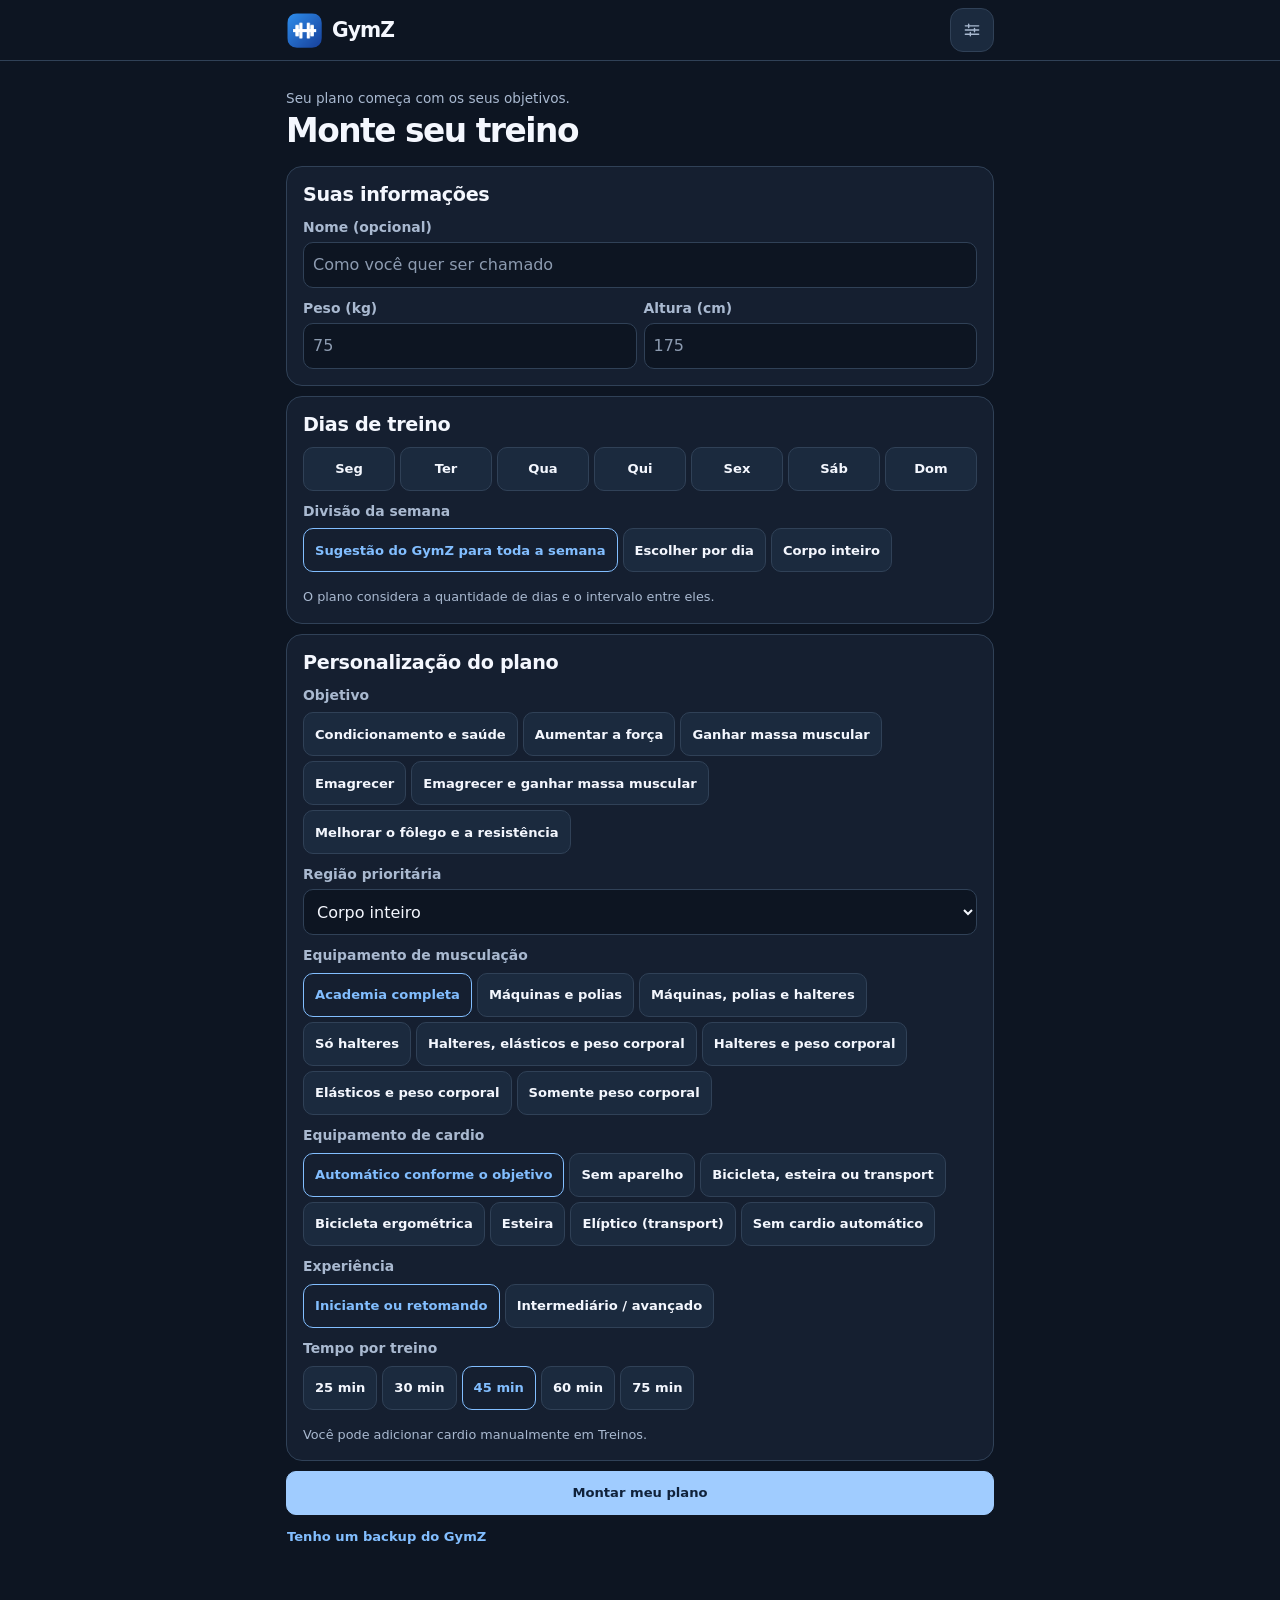
<file: index.html>
<!doctype html>
<html lang="pt-BR">
<head>
  <meta charset="utf-8">
  <meta http-equiv="Content-Security-Policy" content="default-src 'self'; base-uri 'self'; object-src 'none'; form-action 'none'; script-src 'self' 'wasm-unsafe-eval'; style-src 'self' 'unsafe-inline'; img-src 'self' data:">
  <base href="./">
  <meta name="viewport" content="width=device-width, initial-scale=1, viewport-fit=cover">
  <meta name="theme-color" content="#101826">
  <meta name="apple-mobile-web-app-capable" content="yes">
  <meta name="apple-mobile-web-app-status-bar-style" content="default">
  <meta name="description" content="Planejador de treinos, presença e evolução da academia.">
  <title>GymZ</title>
  <link rel="manifest" href="manifest.webmanifest">
  <link rel="icon" href="icon-192.png">
  <link rel="apple-touch-icon" href="icon-192.png">
  <link rel="stylesheet" href="app.css">
</head>
<body>
  <div id="app"><main class="loading" aria-live="polite"><img src="icon-192.png" alt=""><strong>GymZ</strong><span>Preparando seu treino…</span></main></div>
  <script src="gymz.js"></script>
  <script src="_framework/blazor.webassembly.js" autostart="false"></script>
  <script src="boot.js"></script>
</body>
</html>
</file>
<file: app.css>
:root {
  font-family: "Segoe UI", system-ui, -apple-system, sans-serif;
  color: #f7faff;
  background: #0c1420;
  font-synthesis: none;
  -webkit-text-size-adjust: 100%;
}

* { box-sizing: border-box; }
body { margin: 0; min-width: 290px; }
button, input, select, textarea { font: inherit; }
button { -webkit-tap-highlight-color: transparent; }
button, a, summary { touch-action: manipulation; }
button:disabled { cursor: default; opacity: .5; }
button:focus-visible, a:focus-visible, input:focus-visible, select:focus-visible, textarea:focus-visible, g:focus-visible, summary:focus-visible {
  outline: 2px solid var(--accent, #76baff);
  outline-offset: 3px;
}
button svg, .legend svg { width: 20px; height: 20px; flex: 0 0 auto; }
h1, h2, h3, p, figure { margin: 0; }
h1:focus { outline: none; }
button { cursor: pointer; color: inherit; border: 1px solid transparent; background: transparent; }
progress { appearance: none; -webkit-appearance: none; display: block; }
.loading { min-height: 100svh; display: grid; align-content: center; justify-items: center; gap: 12px; padding: 24px; text-align: center; }
.loading img { width: 58px; height: 58px; }
.loading strong { font-size: 27px; }
.loading span, .loading p { color: #adbed3; }

.shell {
  --bg: #0d1522;
  --surface: #151f30;
  --raised: #1b2a3e;
  --line: #304157;
  --ink: #f4f7fe;
  --muted: #a9b9d0;
  --accent: #82beff;
  --button: #a0ccff;
  --button-text: #10223b;
  --green: #77dcb1;
  --yellow: #f4cf7f;
  --red: #ffa6aa;
  --panel-art: #172b42;
  --scale: 1;
  min-height: 100vh;
  min-height: 100svh;
  background: var(--bg);
  color: var(--ink);
  font-size: calc(1rem * var(--scale));
  line-height: 1.5;
  color-scheme: dark;
}
.shell[data-theme="light"] {
  --bg: #eff4fa; --surface: #fff; --raised: #e8eff9; --line: #c0cee0;
  --ink: #101f33; --muted: #40546c; --accent: #165ead;
  --green: #087456; --yellow: #825a06; --red: #a1283f;
  color-scheme: light;
}
.shell[data-accent="teal"] { --button: #9cebdc; --accent: #89e3d3; }
.shell[data-accent="violet"] { --button: #d1bfff; --accent: #ceb9ff; }
.shell[data-accent="rose"] { --button: #ffc6d7; --accent: #ffb4cb; }
.shell[data-accent="amber"] { --button: #ffe0a8; --accent: #ffda95; }
.shell[data-theme="light"][data-accent="teal"] { --accent: #075e50; }
.shell[data-theme="light"][data-accent="violet"] { --accent: #58419b; }
.shell[data-theme="light"][data-accent="rose"] { --accent: #8c3051; }
.shell[data-theme="light"][data-accent="amber"] { --accent: #805500; }
.shell[data-contrast="true"] { --muted: var(--ink); --line: #8297b2; }
.shell[data-contrast="true"][data-theme="light"] { --line: #556b85; }

.top { position: sticky; top: 0; z-index: 4; background: var(--bg); border-bottom: 1px solid var(--line); padding-top: env(safe-area-inset-top); }
.top-inner { max-width: 740px; margin: auto; min-height: 60px; display: flex; gap: 7px; align-items: center; padding: 5px max(16px,env(safe-area-inset-left)) 5px max(16px,env(safe-area-inset-right)); }
.brand { display: inline-flex; align-items: center; color: var(--ink); gap: 10px; padding: 0 5px 0 0; font-size: 1.27em; font-weight: 800; letter-spacing: -.045em; min-height: 44px; }
.brand img { display: block; width: 35px; height: 35px; border-radius: 10px; }
.top-settings { margin-left: auto; }
.icon-button { display: inline-grid; place-items: center; width: 44px; height: 44px; flex-shrink: 0; border-radius: 13px; color: var(--muted); background: var(--raised); border: 1px solid var(--line); }
.main { width: min(100%,740px); margin: auto; padding: 19px max(16px,env(safe-area-inset-right)) calc(92px + env(safe-area-inset-bottom)) max(16px,env(safe-area-inset-left)); }
.nav { position: fixed; z-index: 3; bottom: 0; left: 0; right: 0; background: var(--surface); border-top: 1px solid var(--line); padding-bottom: env(safe-area-inset-bottom); }
.nav-inner { display: grid; grid-template-columns: repeat(5,minmax(0,1fr)); gap: 3px; margin: auto; max-width: 740px; padding: 5px max(7px,env(safe-area-inset-right)) 5px max(7px,env(safe-area-inset-left)); }
.nav button { min-height: 55px; display: grid; justify-items: center; align-content: center; gap: 2px; border-radius: 12px; padding: 4px 1px; color: var(--muted); font-size: .72rem; font-weight: 650; }
.nav button svg { width: 22px; height: 22px; }
.nav button.active { color: var(--accent); background: var(--raised); }
.secondary.edit-upcoming { flex-shrink: 0; min-height: 44px; padding-inline: 8px; }
.workout-notes textarea { width: 100%; min-height: 112px; font-size: max(16px, 1em); padding: 10px; border: 1px solid var(--line); border-radius: 10px; background: var(--bg); color: var(--ink); }
.workout-notes p { white-space: pre-wrap; overflow-wrap: anywhere; }
.workout-notes .subtle { margin-top: 6px; }

.heading { margin: 3px 0 16px; }
.heading h1 { font-size: 2.05em; letter-spacing: -.045em; line-height: 1.08; font-weight: 780; overflow-wrap: anywhere; }
.subheading { margin: 0 0 6px; color: var(--muted); font-size: .85em; }
h2 { font-size: 1.2em; font-weight: 750; line-height: 1.25; letter-spacing: -.017em; }
h3 { font-size: 1.04em; line-height: 1.26; font-weight: 730; }
a { color: var(--accent); text-underline-offset: .2em; }
p { color: var(--muted); }
.hero { position: relative; isolation: isolate; overflow: hidden; padding: 19px; border-radius: 21px; border: 1px solid #42658c; background: linear-gradient(125deg,#163458,#183859 64%,#1f466b); color: #f5f9ff; margin-block: 0 14px; }
.hero::after { content: ""; position: absolute; inset: -32px -46px auto auto; width: 168px; height: 168px; border: 1px solid #98bde337; border-radius: 50%; box-shadow: 0 0 0 20px #92b8e014, 0 0 0 41px #92b8e00c; z-index: -1; pointer-events: none; }
.hero h2 { font-size: 1.53em; margin: 3px 0 6px; max-width: 95%; }
.hero p { color: #d1e2f4; max-width: 43ch; }
.hero button { margin-top: 11px; }
.hero-top { display: flex; align-items: center; justify-content: space-between; margin-bottom: 3px; color: #bbd8f5; font-size: .82em; }
.hero-top svg { width: 25px; height: 25px; }
.hero-mark { display: grid; place-items: center; width: 38px; height: 38px; color: #dceeff; background: #c3dfff25; border-radius: 12px; margin-bottom: 7px; }
.hero-mark svg { width: 23px; height: 23px; }
.completed { background: linear-gradient(130deg,#13453b,#173b43 68%,#205a54); border-color: #45887a; }
.completed p { color: #ccf5e9; }
.meter-label { display: flex; justify-content: space-between; font-size: .79em; margin: 13px 0 5px; color: #d7e9fa; }
progress { width: 100%; height: 6px; border: 0; background: #0e2748; border-radius: 8px; overflow: hidden; }
progress::-webkit-progress-bar { background: #0e2748; }
progress::-webkit-progress-value { background: var(--button); border-radius: 8px; }
progress::-moz-progress-bar { background: var(--button); border-radius: 8px; }

.card { border: 1px solid var(--line); border-radius: 16px; padding: 14px; background: var(--surface); margin-block: 10px; min-width: 0; }
.card > h2 + p, .card > p + p { margin-top: 7px; }
.card > h2 + .actions, .card > p + .actions, .card > h2 + .metrics { margin-top: 9px; }
.movement { padding: 12px; }
.movement.done { border-color: color-mix(in srgb,var(--green) 54%,var(--line)); }
.movement-head, .row-head { display: flex; align-items: center; gap: 10px; }
.movement-title { flex: 1; min-width: 0; }
.movement-title p { font-size: .78em; line-height: 1.35; margin-top: 3px; }
.thumb { flex: 0 0 clamp(51px,14vw,64px); width: clamp(51px,14vw,64px); aspect-ratio: 1; padding: 1px; background: var(--panel-art); border: 1px solid #39536d; border-radius: 12px; display: grid; place-items: center; }
.thumb img { display: block; width: 100%; height: 100%; object-fit: contain; }
.mark, .done-icon { flex: 0 0 44px; width: 44px; height: 44px; display: grid; place-items:center; border-radius: 13px; border: 1px solid var(--line); color: var(--muted); background: var(--raised); }
.mark[aria-pressed="true"], .done-icon { color: var(--green); border-color: var(--green); }
.done-icon svg { width: 19px; height: 19px; }
.rx { margin-top: 9px; display: flex; gap: 4px 12px; align-items: baseline; flex-wrap: wrap; color: var(--muted); font-size: .8em; }
.rx strong { color: var(--accent); font-size: 1.09em; }
.plain-note { font-size: .8em; margin-top: 5px; }
.accent { color: var(--accent); }
.library { margin-top: 16px; }
.section-title { display: flex; gap: 10px; justify-content: space-between; align-items: center; }
.library-item { display: flex; align-items: flex-start; gap: 10px; }
.library-item h3 { margin-top: 3px; }
.actions { display:flex; flex-wrap:wrap; gap: 7px; margin-block: 10px; }
.actions.compact { gap: 6px; }
.card > .actions:last-child, .movement-title > .actions:last-child { margin-bottom: 0; }
.primary, .secondary, .subtle, .soft, .chip, .link-button {
  min-height: 44px; border-radius: 10px; padding: 7px 11px; font-size: .82em; font-weight: 700;
  display: inline-flex; align-items: center; justify-content: center; gap: 5px;
}
.primary { background: var(--button); border-color: var(--button); color: var(--button-text); }
.secondary { color: var(--ink); background: var(--raised); border-color: var(--line); }
.subtle, .link-button { color: var(--accent); }
.link-button { padding-inline: 0; justify-content: flex-start; text-align: left; }
.soft { color: #ecf7ff; border-color: #a9d0f269; background: #cfe7ff1f; }
.full { width: 100%; }
.callout { border-radius: 12px; padding: 11px 12px; color: var(--ink); background: var(--raised); border-left: 3px solid var(--accent); margin-block: 9px; font-size: .88em; }
.callout.bad { border-color: var(--red); }
.callout.good { border-color: var(--green); }
.flow { display: flex; flex-wrap: wrap; align-items: center; gap: 4px 12px; }
.positive { color: var(--green); }
.negative { color: var(--red); }
.partial { color: var(--yellow); }

.period { display: grid; grid-template-columns: 44px minmax(0,1fr) 44px; gap: 7px; align-items: center; margin-block: 8px; }
.period-title { min-height: 44px; display: flex; align-items: center; gap: 8px; justify-content: center; font-size: .88em; font-weight: 700; border: 1px solid var(--line); border-radius: 11px; background: var(--surface); }
.metrics { display: grid; grid-template-columns: repeat(3,minmax(0,1fr)); gap: 7px; margin: 11px 0; }
.metric { background: var(--surface); border: 1px solid var(--line); border-radius: 12px; min-width: 0; padding: 9px 6px; display: grid; text-align: center; }
.metric strong { color: var(--ink); font-size: 1.32em; }
.metric span { color: var(--muted); font-size: .73em; overflow-wrap: anywhere; }
.attendance-card, .menu-item { padding: 9px; }
.date-tile { width: 43px; height: 48px; display: grid; align-content: center; text-align: center; flex: 0 0 43px; background: var(--raised); border-radius: 9px; line-height: 1.2; }
.date-tile small { font-size: .67em; color: var(--muted); }
.date-tile strong { font-size: 1.1em; }
.flat-label { flex: 1; min-height: 44px; text-align: left; padding: 0; }
.flat-label strong, .flat-label span { display: block; }
.flat-label span { color: var(--muted); font-size: .8em; }
.calendar { display: grid; grid-template-columns: repeat(7,minmax(0,1fr)); gap: 3px; padding: 8px; text-align: center; }
.calendar-label { color: var(--muted); font-size: .72em; padding-block: 3px; }
.calendar-day { border-radius: 9px; padding: 4px 0; min-height: 44px; background: var(--raised); display: grid; align-content: center; justify-items: center; gap: 1px; }
.calendar-day.today { border-color: var(--accent); color: var(--accent); font-weight: 750; }
.calendar-day i, .legend span::before, .status-dot { display: inline-block; width: 6px; height: 6px; border-radius: 50%; background: transparent; flex-shrink: 0; }
.calendar-day.present i, .legend .positive::before { background: var(--green); }
.calendar-day.absent i, .legend .negative::before { background: var(--red); }
.calendar-day.scheduled i, .legend .scheduled::before { background: var(--accent); }
.legend .partial::before { background: var(--yellow); }
.legend { display: flex; flex-wrap: wrap; gap: 8px 12px; margin: 8px 0 2px; font-size: .78em; }
.legend span { display: flex; gap: 5px; align-items: center; }
.menu-item { display: flex; align-items: center; gap: 10px; width: 100%; min-height: 56px; background: var(--surface); border: 1px solid var(--line); border-radius: 13px; text-align: left; margin-block: 7px; }
.menu-item > svg:first-child { color: var(--accent); }
.menu-item > svg:last-child { margin-left: auto; color: var(--muted); }
.menu-item small { display: block; color: var(--muted); font-size: .75em; }
.menu-item .thumb { flex-basis: 46px; width: 46px; }

.map-layout { display: grid; grid-template-columns: minmax(0,1fr) minmax(108px,.8fr); align-items: center; gap: 8px; }
.body-diagram { width: 100%; height: auto; max-height: 325px; display: block; }
.body-outline { fill: var(--raised); stroke: var(--line); stroke-width: 1.5; }
.body-lines { fill: none; stroke: var(--line); stroke-width: 1.3; pointer-events: none; }
.body-region { cursor: pointer; fill: color-mix(in srgb,var(--accent) 30%,var(--surface)); stroke: var(--accent); stroke-width: 1.1; }
.body-region:focus-visible, .body-region.body-active { fill: var(--accent); stroke: var(--ink); stroke-width: 2; }
.coverage-0 { fill: var(--red); background: var(--red); stroke: var(--surface); }
.coverage-1 { fill: var(--yellow); background: var(--yellow); stroke: var(--surface); }
.coverage-2 { fill: var(--green); background: var(--green); stroke: var(--surface); }
.muscle-buttons { display: grid; gap: 3px; }
.chip { color: var(--ink); background: var(--raised); border-color: var(--line); }
.selected { color: var(--accent) !important; border-color: var(--accent) !important; background: var(--surface) !important; }
.body-pair { display: grid; grid-template-columns: repeat(2,minmax(0,1fr)); gap: 11px; padding-block: 8px; text-align: center; }
.body-pair svg { max-height: 270px; }
.coverage-list { display: flex; gap: 5px; flex-wrap: wrap; margin-top: 9px; }
.bars { display: grid; grid-auto-flow: column; grid-auto-columns: minmax(0,1fr); height: 133px; gap: 6px; margin-top: 8px; }
.bar-column { display: grid; grid-template-rows: 1.4em 1fr 1.3em; justify-items: center; color: var(--muted); font-size: .72em; align-items: end; }
.bar-column i { display: block; height: var(--bar); width: min(100%,30px); min-width: 8px; background: var(--accent); opacity: .84; border-radius: 6px 6px 1px 1px; }
.bar-column strong { color: var(--ink); }
.load-bars { height: 120px; }
.load-bars .bar-column { grid-template-rows: 1.4em 1fr; }

.poses { display: grid; grid-auto-flow: column; grid-auto-columns: minmax(0,1fr); gap: 7px; margin-block: 10px; }
.poses > figure { min-width: 0; text-align: center; border: 1px solid var(--line); padding: 5px; border-radius: 13px; background: var(--surface); }
.poses img { width: 100%; aspect-ratio: 1; max-height: 290px; object-fit: contain; background: var(--panel-art); border-radius: 8px; display: block; }
figcaption { margin-top: 5px; font-size: .75em; font-weight: 600; color: var(--muted); }
.steps { padding-inline-start: 1.25em; color: var(--ink); }
.steps li + li { margin-top: 5px; }
.equipment { display: grid; grid-template-columns: minmax(0,1fr) minmax(0,2fr); gap: 10px; align-items: center; }
.equipment svg { align-self: start; width: 100%; background: var(--panel-art); stroke: #c9e0f7; stroke-width: 2.5; fill: none; border-radius: 9px; }
.equipment h2 { font-size: 1em; }
.equipment p, .equipment a { font-size: .85em; }
.feet { display: grid; grid-template-columns: repeat(3,1fr); text-align: center; margin-block: 8px; }
.feet svg { width: 100%; max-width: 100px; stroke: var(--accent); fill: none; stroke-width: 2; }
.feet ellipse { fill: var(--accent); stroke: var(--surface); }
.detail-row { border-top: 1px solid var(--line); padding-block: 7px; margin-top: 6px; }
.detail-row p { font-size: .87em; }
details { padding: 5px 0; margin-block: 8px; color: var(--muted); }
summary { min-height: 44px; padding: 10px 0; color: var(--accent); cursor: pointer; }

.form { display: grid; gap: 10px; }
.form > h2 + p { margin: 0; }
.field { display: grid; gap: 4px; min-width: 0; font-size: .87em; font-weight: 650; color: var(--muted); }
.field input, .field select { width: 100%; min-width: 0; min-height: 46px; border: 1px solid var(--line); border-radius: 10px; padding: 7px 9px; color: var(--ink); background: var(--bg); font-size: max(16px,1em); font-weight: 500; }
.field input::placeholder { color: var(--muted); opacity: .82; }
.field-pair { display: grid; grid-template-columns: repeat(2,minmax(0,1fr)); gap: 7px; }
.form > .primary, .form > .secondary, .form > .subtle { justify-self: start; }
.form > .full { justify-self: stretch; }
.day-picks, .segmented, .swatches { display: flex; flex-wrap: wrap; gap: 5px; }
.day-picks > button { flex: 1 0 37px; padding-inline: 4px; }
.day-routine + .day-routine { border-top: 1px solid var(--line); padding-top: 10px; }
.muscle-picks { display: flex; flex-wrap: wrap; gap: 5px; margin-top: 7px; }
.muscle-picks > button { min-height: 44px; }
.segmented { padding: 3px; background: var(--raised); border: 1px solid var(--line); border-radius: 11px; }
.segmented button { flex: 1; padding: 5px; min-height: 44px; border: 1px solid transparent; border-radius: 9px; font-weight: 650; }
.swatch { width: 45px; height: 45px; display: grid; place-items: center; border-radius: 50%; color: #172943; background: #a0ccff; }
.swatch svg { opacity: 0; }
.swatch[aria-pressed="true"] svg { opacity: 1; }
.swatch[data-color="teal"] { background: #9cebdc; }
.swatch[data-color="violet"] { background: #d1bfff; }
.swatch[data-color="rose"] { background: #ffc6d7; }
.swatch[data-color="amber"] { background: #ffe0a8; }
.check-row { display: flex; align-items: center; min-height: 44px; gap: 7px; }
.check-row input { width: 20px; height: 20px; accent-color: var(--button); }
.series { border-top: 1px solid var(--line); padding-bottom: 5px; }

.movement.next-movement { border-color: color-mix(in srgb, var(--accent) 60%, var(--line)); }
.movement:focus, .quick-entry:focus, .completed:focus, .entry-feedback:focus { outline: none; }
.movement:focus-visible, .quick-entry:focus-visible { outline: 2px solid var(--accent); outline-offset: 2px; }
.movement-next { display: block; color: var(--accent); font-weight: 750; font-size: .72em; margin-bottom: 2px; }
.next-workout { margin-top: 9px; }
.quick-register { margin-top: 9px; width: 100%; }
.quick-entry { padding: 9px; margin-top: 8px; background: var(--bg); border: 1px solid var(--line); border-radius: 12px; }
.quick-title { display: flex; gap: 8px; align-items: center; justify-content: space-between; margin-bottom: 5px; }
.quick-entry .plain-note { margin-bottom: 7px; }
.quick-entry .actions { margin-bottom: 0; }
.entry-field { display: grid; gap: 4px; min-width: 0; }
.entry-input { width: 100%; min-width: 0; min-height: 46px; border: 1px solid var(--line); border-radius: 10px; padding: 7px 9px; color: var(--ink); background: var(--bg); font-size: max(16px, .87em); }
.entry-input[aria-invalid="true"] { border-color: var(--red); }
.entry-error { color: var(--red); font-size: .78em; }
.entry-content { padding-bottom: calc(96px + var(--keyboard-inset, 0px)); }
.shell[data-entry="true"] .nav { display: none; }
.entry-bar { position: fixed; z-index: 3; left: 0; right: 0; bottom: var(--keyboard-inset, 0px); border-top: 1px solid var(--line); background: var(--surface); }
.entry-bar-inner { max-width: 740px; margin: auto; padding: 8px 14px max(8px, env(safe-area-inset-bottom)); }
.entry-feedback { min-height: 1px; font-size: .76em; }
.entry-feedback p { margin: 0 0 5px; }
.entry-actions { display: grid; grid-template-columns: repeat(auto-fit, minmax(min(108px, 100%), 1fr)); gap: 6px; }
.entry-actions button { min-width: 0; white-space: normal; }
.reserve-toggle { justify-self: start; }
.rest-shortcut { display: inline-flex; align-items: center; min-height: 44px; gap: 5px; padding: 2px 6px; border-radius: 8px; color: var(--accent); font-size: .97em; }
.rest-shortcut svg { width: 17px; height: 17px; }
.rest-timer { border-top: 1px solid var(--line); background: var(--surface); }
.rest-inner { max-width: 740px; margin: auto; display: flex; flex-wrap: wrap; align-items: center; justify-content: space-between; gap: 4px 8px; padding: 4px 10px; }
.rest-time { min-width: 80px; max-width: 100%; line-height: 1.15; }
.rest-clock { color: var(--accent); font-size: 1.18em; font-weight: 800; font-variant-numeric: tabular-nums; }
.rest-time span { display: block; max-width: 130px; overflow: hidden; text-overflow: ellipsis; white-space: nowrap; color: var(--muted); font-size: .71em; }
.rest-actions { display: flex; align-items: center; gap: 4px; flex-wrap: wrap; }
.rest-actions .icon-button { font-size: 1.25em; }
.rest-actions .secondary { padding-inline: 7px; }
.screen-reader { position: absolute; width: 1px; height: 1px; overflow: hidden; clip-path: inset(50%); white-space: nowrap; }
.swap-quick { display: flex; align-items: center; flex-wrap: wrap; gap: 6px 9px; margin-bottom: 9px; }
.swap-quick p { font-size: .81em; }
.swap-region { margin: 12px 0 6px; }
.swap-region .secondary { margin-top: 5px; }
.swap-region .menu-item .thumb { flex-basis: 56px; width: 56px; }
.swap-filters { margin-bottom: 9px; }
.swap-filters .card { margin-top: 2px; }

@media (min-width: 620px) {
  .main { padding-top: 24px; }
  .card { padding: 16px; }
  .hero { padding: 22px; }
}
@media (max-width: 354px) {
  .main { padding-inline: 11px; }
  .nav button { font-size: .65rem; }
  .thumb { flex-basis: 48px; width: 48px; }
  .movement-head { gap: 6px; }
}
</file>
